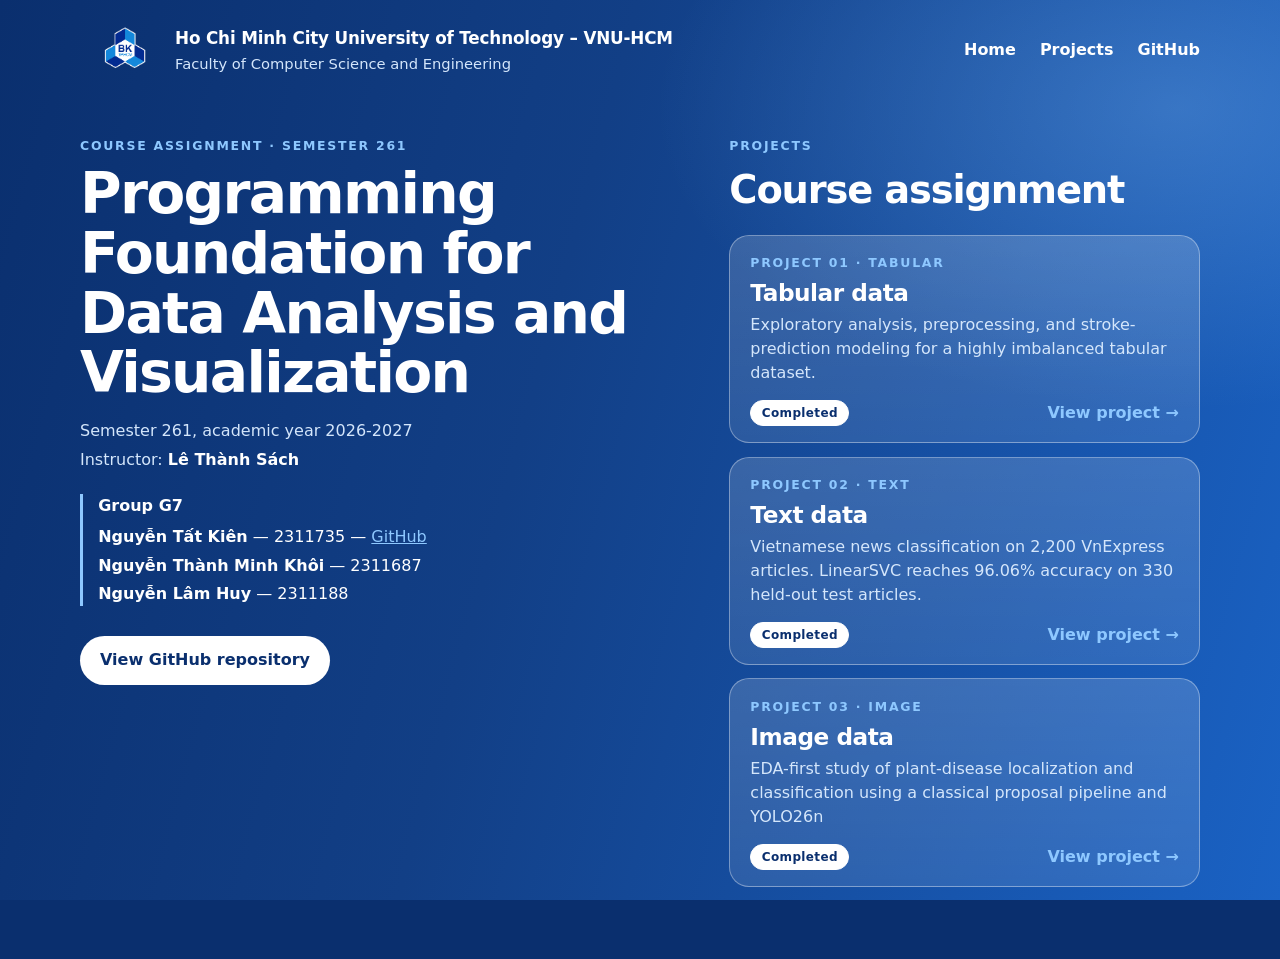
<file: docs/index.html>
<!DOCTYPE html>
<html lang="en">
<head>
  <meta charset="utf-8">
  <meta name="viewport" content="width=device-width, initial-scale=1">
  <title>G7 — Programming Foundation for Data Analysis and Visualization</title>
  <link rel="stylesheet" href="css/site.css">
</head>
<body data-page="home">
  <header class="topbar">
    <div class="topbar-inner">
      <div class="brand">
        <img class="brand-logo" src="assets/0.png" alt="BK TP.HCM">
        <div>
          <p class="brand-title">Ho Chi Minh City University of Technology – VNU-HCM</p>
          <p class="brand-sub">Faculty of Computer Science and Engineering</p>
        </div>
      </div>
      <nav class="nav" aria-label="Primary">
        <a href="index.html" aria-current="page">Home</a>
        <a href="#projects">Projects</a>
        <a href="https://github.com/tatkien/programming-for-ai" data-repo-link target="_blank" rel="noopener noreferrer">GitHub</a>
      </nav>
    </div>
  </header>

  <main class="hero">
    <section class="intro">
      <p class="kicker">Course assignment · Semester 261</p>
      <h1>Programming Foundation for Data Analysis and Visualization</h1>
      <p class="meta-line">Semester 261, academic year 2026-2027</p>
      <p class="meta-line">Instructor: <strong>Lê Thành Sách</strong></p>
      <div class="group">
        <p class="group-name">Group <span data-group-name>G7</span></p>
        <ul class="members" data-member-list>
          <li><strong>Nguyễn Tất Kiên</strong> — 2311735 — <a href="https://github.com/tatkien" target="_blank" rel="noopener noreferrer">GitHub</a></li>
          <li><strong>Nguyễn Thành Minh Khôi</strong> — 2311687</li>
          <li><strong>Nguyễn Lâm Huy</strong> — 2311188</li>
        </ul>
      </div>
      <a class="btn" href="https://github.com/tatkien/programming-for-ai" data-repo-link target="_blank" rel="noopener noreferrer">View GitHub repository</a>
    </section>

    <section class="projects" id="projects">
      <p class="kicker">Projects</p>
      <h2>Course assignment</h2>
      <div class="cards">
        <article class="card" data-project="tabular">
          <p class="kicker">Project 01 · Tabular</p>
          <h3>Tabular data</h3>
          <p class="summary">Not yet updated</p>
          <p class="card-foot">
            <span class="pill" data-status="draft">In progress</span>
            <a href="tabular.html">View project →</a>
          </p>
        </article>
        <article class="card" data-project="text">
          <p class="kicker">Project 02 · Text</p>
          <h3>Text data</h3>
          <p class="summary">Vietnamese news classification on 2,200 VnExpress articles. LinearSVC reaches 96.06% accuracy on 330 held-out test articles.</p>
          <p class="card-foot">
            <span class="pill" data-status="ready">Completed</span>
            <a href="text.html">View project →</a>
          </p>
        </article>
        <article class="card" data-project="image">
          <p class="kicker">Project 03 · Image</p>
          <h3>Image data</h3>
          <p class="summary">Not yet updated</p>
          <p class="card-foot">
            <span class="pill" data-status="draft">In progress</span>
            <a href="image.html">View project →</a>
          </p>
        </article>
      </div>
    </section>
  </main>

  <noscript>
    <p class="noscript-note">Projects: <a href="tabular.html">Tabular</a>, <a href="text.html">Text</a>, <a href="image.html">Image</a>.</p>
  </noscript>
  <script src="js/render.js"></script>
</body>
</html>
</file>
<file: docs/css/site.css>
:root {
  --bg-deep: #0a2f6e;
  --bg-bright: #1a62c4;
  --text: #ffffff;
  --muted: #d4e6fb;
  --label: #8ec8ff;
  --card: rgba(255, 255, 255, 0.1);
  --card-border: rgba(255, 255, 255, 0.35);
  --font: "Segoe UI", system-ui, sans-serif;
}

* {
  box-sizing: border-box;
}

html {
  scroll-behavior: smooth;
}

body {
  margin: 0;
  min-height: 100vh;
  font-family: var(--font);
  color: var(--text);
  background-color: var(--bg-deep);
  background-image:
    radial-gradient(900px 520px at 92% 12%, rgba(142, 200, 255, 0.28), transparent 58%),
    linear-gradient(105deg, var(--bg-deep) 0%, #123f86 42%, var(--bg-bright) 100%);
  background-attachment: fixed;
  line-height: 1.5;
}

::selection {
  background: rgba(142, 200, 255, 0.35);
}

a:focus-visible,
.btn:focus-visible {
  outline: 2px solid #ffffff;
  outline-offset: 3px;
}

.topbar {
  padding: 1.35rem 0 0.4rem;
}

.topbar-inner,
.hero,
.sheet,
.noscript-note {
  width: min(1120px, calc(100% - 3rem));
  margin-inline: auto;
}

.topbar-inner {
  display: flex;
  justify-content: space-between;
  align-items: center;
  gap: 1.5rem;
}

.brand {
  display: flex;
  align-items: center;
  gap: 0.85rem;
  min-width: 0;
}

.brand-logo {
  height: 3.6rem;
  width: auto;
  flex: none;
}

.brand-title,
.brand-sub,
.kicker,
.meta-line,
.group-name {
  margin: 0;
}

.brand-title {
  font-size: 1.05rem;
  font-weight: 700;
  letter-spacing: -0.01em;
}

.brand-sub {
  margin-top: 0.15rem;
  color: var(--muted);
  font-size: 0.92rem;
}

.nav {
  display: flex;
  gap: 1.5rem;
}

.nav a {
  color: var(--text);
  font-weight: 600;
  text-decoration: none;
}

.nav a:hover {
  color: var(--label);
}

.hero {
  display: grid;
  grid-template-columns: minmax(0, 1.15fr) minmax(280px, 0.9fr);
  gap: 3rem;
  align-items: start;
  padding: 3.2rem 0 4.5rem;
}

.kicker {
  color: var(--label);
  font-size: 0.78rem;
  font-weight: 600;
  letter-spacing: 0.14em;
  text-transform: uppercase;
}

.kicker a {
  color: inherit;
  text-decoration: none;
}

.kicker a:hover {
  text-decoration: underline;
}

.intro h1,
.sheet h1 {
  margin: 0.55rem 0 1rem;
  font-size: clamp(2.3rem, 4.6vw, 3.55rem);
  font-weight: 700;
  letter-spacing: -0.03em;
  line-height: 1.05;
}

.sheet h1 {
  font-size: clamp(2rem, 4vw, 2.8rem);
}

.meta-line {
  margin-top: 0.35rem;
  color: var(--muted);
}

.meta-line strong {
  color: var(--text);
}

.group {
  margin: 1.35rem 0 1.5rem;
  padding-left: 0.95rem;
  border-left: 3px solid var(--label);
}

.group-name {
  font-weight: 700;
}

.members {
  margin: 0.45rem 0 0;
  padding: 0;
  list-style: none;
}

.members li {
  margin: 0.28rem 0;
}

.members a {
  color: var(--label);
}

.role,
.pending {
  color: var(--muted);
}

.btn {
  display: inline-flex;
  align-items: center;
  margin-top: 0.35rem;
  padding: 0.78rem 1.25rem;
  border-radius: 999px;
  background: #ffffff;
  color: var(--bg-deep);
  font-weight: 700;
  text-decoration: none;
}

.btn:hover {
  background: #e7f1ff;
}

.projects h2 {
  margin: 0.35rem 0 1rem;
  font-size: clamp(1.8rem, 3vw, 2.4rem);
  font-weight: 700;
  letter-spacing: -0.03em;
}

.cards {
  display: grid;
  gap: 0.85rem;
}

.card,
.panel {
  background: linear-gradient(180deg, rgba(255, 255, 255, 0.16), var(--card));
  border: 1px solid var(--card-border);
  border-radius: 1.25rem;
}

.card {
  padding: 1.15rem 1.25rem 1rem;
}

.card h3 {
  margin: 0.45rem 0 0.4rem;
  font-size: 1.45rem;
  font-weight: 700;
  letter-spacing: -0.02em;
  line-height: 1.15;
}

.summary {
  margin: 0;
  color: var(--muted);
}

.card-foot {
  display: flex;
  justify-content: space-between;
  align-items: center;
  gap: 0.75rem;
  margin: 0.95rem 0 0;
}

.card-foot a {
  color: var(--label);
  font-weight: 600;
  text-decoration: none;
}

.card-foot a:hover {
  text-decoration: underline;
}

.pill {
  display: inline-flex;
  align-items: center;
  padding: 0.18rem 0.65rem;
  border: 1px solid rgba(255, 255, 255, 0.45);
  border-radius: 999px;
  color: var(--text);
  font-size: 0.75rem;
  font-weight: 600;
  letter-spacing: 0.03em;
}

.pill.ready {
  background: #ffffff;
  border-color: #ffffff;
  color: var(--bg-deep);
}

.sheet {
  padding: 2.2rem 0 4.5rem;
}

.sheet .meta-line {
  display: flex;
  flex-wrap: wrap;
  align-items: center;
  gap: 0.45rem 0.7rem;
}

.panel {
  margin-top: 1rem;
  padding: 1.2rem 1.35rem 1.3rem;
}

.panel > h2 {
  margin: 0 0 0.9rem;
  font-size: 1.15rem;
  font-weight: 700;
}

.meta {
  display: grid;
  grid-template-columns: 9.5rem 1fr;
  gap: 0.75rem 1rem;
  align-items: baseline;
  margin: 0;
}

.meta dt {
  color: var(--label);
  font-size: 0.75rem;
  font-weight: 600;
  letter-spacing: 0.08em;
  text-transform: uppercase;
}

.meta dd {
  margin: 0;
  color: var(--muted);
}

.meta a {
  color: var(--label);
  font-weight: 600;
}

.prose h2,
.prose h3 {
  font-weight: 700;
  letter-spacing: -0.02em;
}

.prose h2 {
  margin: 1.35rem 0 0.55rem;
  font-size: 1.35rem;
}

.prose h2:first-child {
  margin-top: 0;
}

.prose h3 {
  margin: 1rem 0 0.4rem;
  font-size: 1.05rem;
}

.prose p,
.prose li {
  color: var(--muted);
}

.prose p {
  margin: 0.55rem 0;
  line-height: 1.6;
}

.prose ul {
  margin: 0.4rem 0 0.8rem;
  padding-left: 1.2rem;
}

.prose a {
  color: var(--label);
}

.prose img {
  display: block;
  max-width: 100%;
  height: auto;
  margin: 0.7rem auto;
  border-radius: 0.75rem;
  background: rgba(255, 255, 255, 0.06);
}

.prose table {
  width: 100%;
  margin: 0.8rem 0 1rem;
  border-collapse: collapse;
}

.prose th,
.prose td {
  padding: 0.55rem 0.7rem;
  border-bottom: 1px solid rgba(255, 255, 255, 0.25);
  text-align: left;
  vertical-align: top;
}

.prose th {
  color: var(--label);
  font-size: 0.78rem;
  font-weight: 700;
  letter-spacing: 0.04em;
}

.prose code {
  padding: 0.1em 0.35em;
  border-radius: 0.3rem;
  background: rgba(0, 0, 0, 0.25);
  font-family: Consolas, "Courier New", monospace;
  font-size: 0.92em;
}

.prose pre {
  margin: 0.7rem 0 1rem;
  padding: 0.9rem 1rem;
  overflow-x: auto;
  border-radius: 0.75rem;
  background: rgba(0, 0, 0, 0.28);
}

.prose pre code {
  padding: 0;
  background: none;
}

.noscript-note {
  padding-bottom: 2rem;
  color: var(--muted);
}

.noscript-note a {
  color: var(--label);
}

@media (max-width: 860px) {
  body {
    background-attachment: scroll;
  }

  .topbar-inner,
  .hero {
    display: block;
  }

  .nav {
    margin-top: 0.9rem;
    gap: 1rem;
  }

  .hero {
    padding-top: 2rem;
  }

  .projects {
    margin-top: 2.4rem;
  }
}

@media (max-width: 640px) {
  .topbar-inner,
  .hero,
  .sheet,
  .noscript-note {
    width: min(1120px, calc(100% - 2rem));
  }

  .meta {
    grid-template-columns: 1fr;
    gap: 0.2rem 0;
  }

  .meta dd {
    margin-bottom: 0.75rem;
  }
}
</file>
